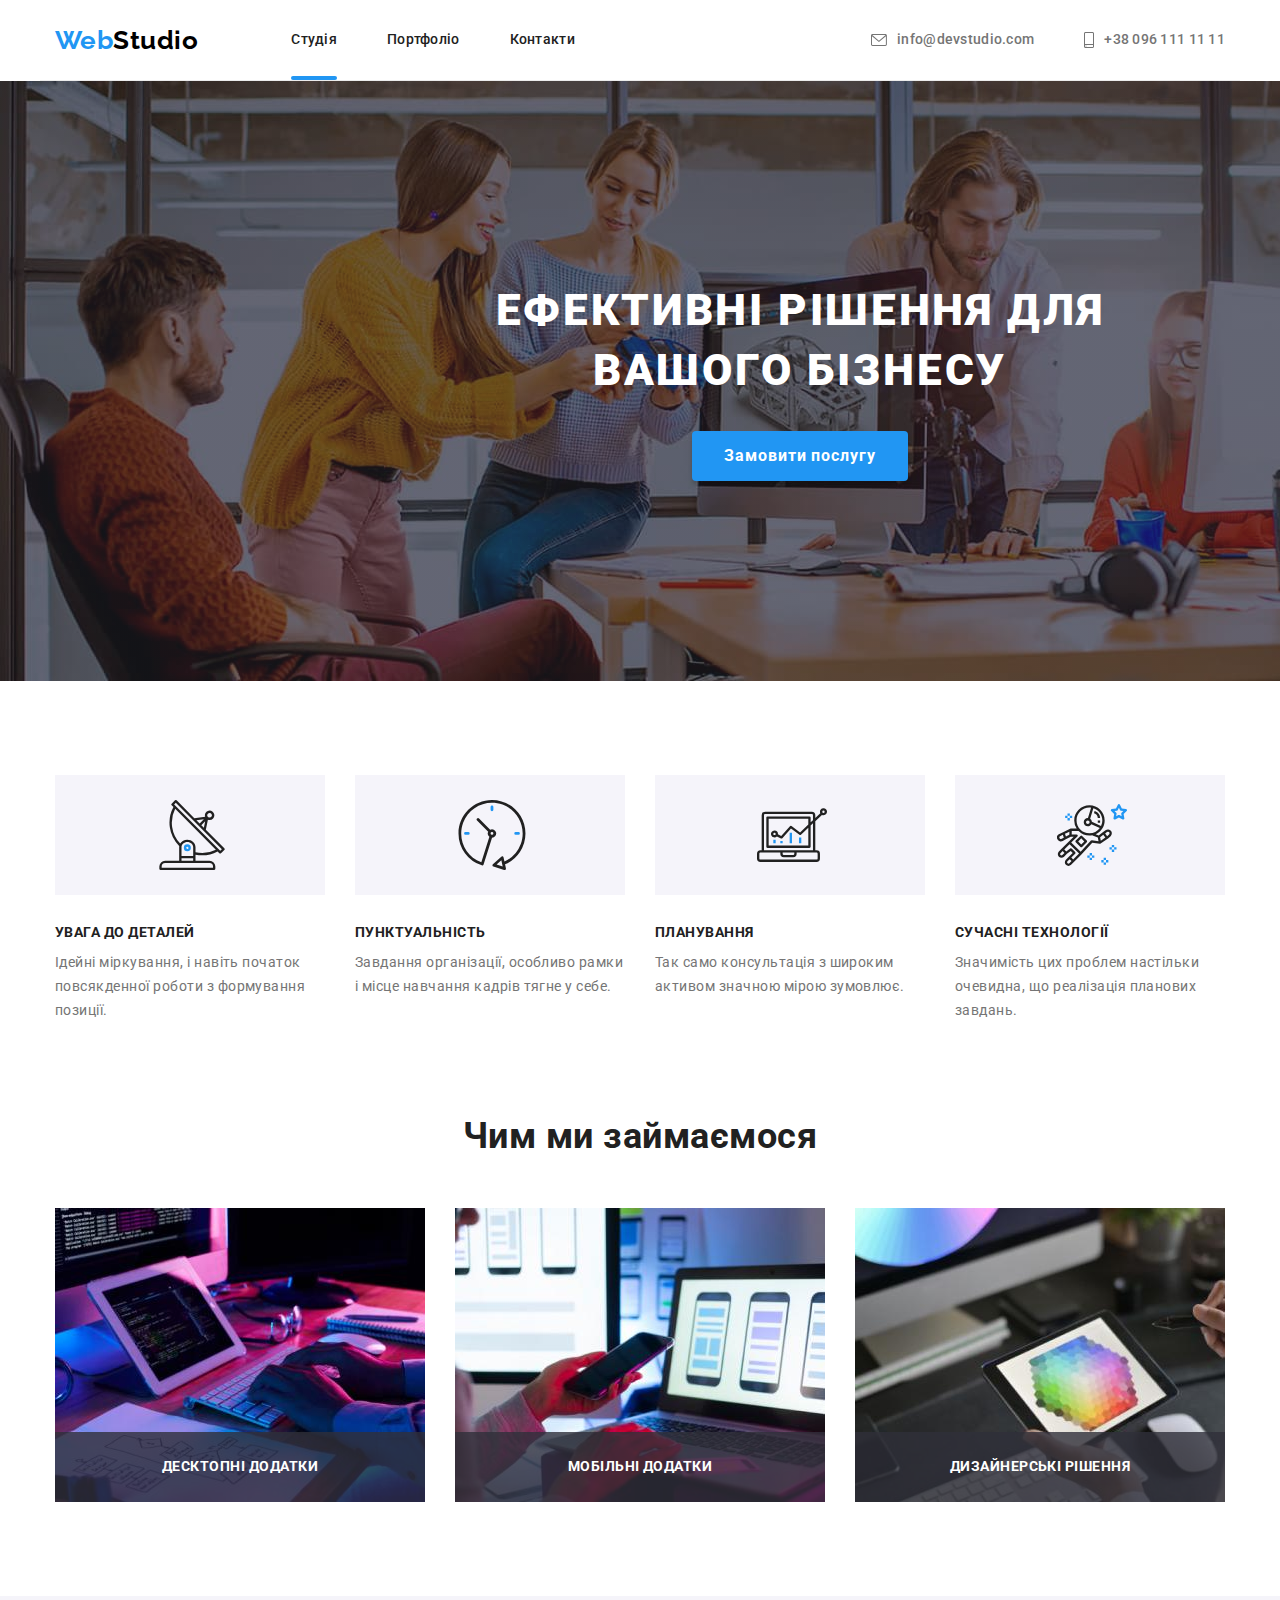
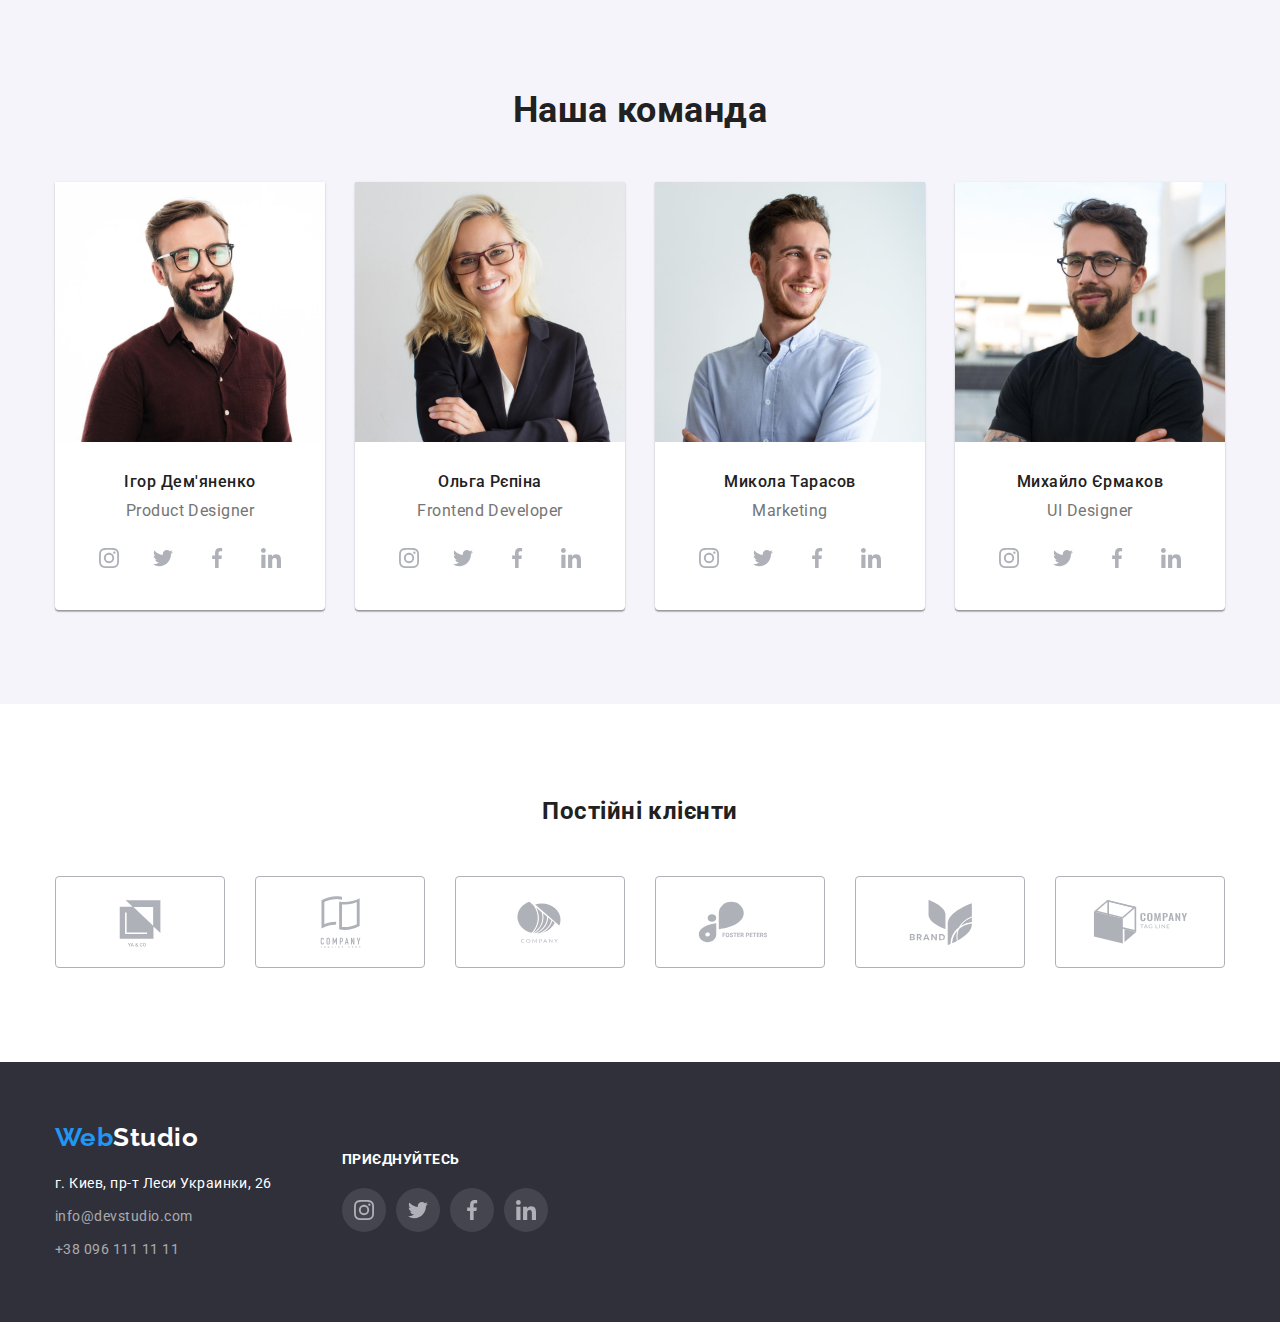
<file: index.html>
<!DOCTYPE html>
<html lang="uk">
  <head>
    <meta charset="UTF-8" />
    <meta http-equiv="X-UA-Compatible" content="IE=edge" />
    <meta name="viewport" content="width=device-width, initial-scale=1.0" />
    <title>Студія</title>
    <link rel="preconnect" href="https://fonts.googleapis.com" />
    <link rel="preconnect" href="https://fonts.gstatic.com" crossorigin />
    <link
      href="https://fonts.googleapis.com/css2?family=Raleway:wght@700&family=Roboto:wght@400;500;700;900&display=swap"
      rel="stylesheet"
    />
    <link
      rel="stylesheet"
      href="https://cdnjs.cloudflare.com/ajax/libs/modern-normalize/1.1.0/modern-normalize.min.css"
    />
    <link rel="stylesheet" href="./css/styles.css" />
  </head>
  <body class="page">
    <header class="page-top">
      <div class="container main-nav">
        <nav class="site-nav">
          <a href="#" class="logo">Web<span class="accent-logo-top">Studio</span></a>
          <ul class="site-nav-list">
            <li class="item">
              <a href="#" class="link-nav underline">Студія</a>
            </li>
            <li class="item">
              <a href="./portfolio.html" class="link-nav">Портфоліо</a>
            </li>
            <li class="item">
              <a href="#" class="link-nav">Контакти</a>
            </li>
          </ul>
        </nav>
        <ul class="contacts">
          <li class="item">
            <a href="mailto:info@devstudio.com" class="link-contacts">
              <svg class="email-icon">
                <use href="./images/icons.svg#icon-envelope"></use>
              </svg>
              info@devstudio.com
            </a>
          </li>
          <li class="item">
            <a href="tel:+380961111111" class="link-contacts">
              <svg class="tel-icon">
                <use href="./images/icons.svg#icon-smartphone"></use>
              </svg>
              +38 096 111 11 11</a
            >
          </li>
        </ul>
      </div>
    </header>
    <main>
      <section class="hero">
        <div class="overlay">
          <h1 class="hero-title">Ефективні рішення для <br />вашого бізнесу</h1>
          <button type="button" class="hero-button buttons" data-modal-open>
            Замовити послугу
          </button>
        </div>
      </section>
      <section class="our-preferences section">
        <div class="container">
          <h2 class="visually-hidden">Переваги співробітництва з нами</h2>
          <ul class="preferences-list">
            <li class="item">
              <div class="icon-box">
                <svg class="icon-preferences">
                  <use href="./images/icons.svg#icon-antenna"></use>
                </svg>
              </div>
              <h3 class="preferences-title">УВАГА ДО ДЕТАЛЕЙ</h3>
              <p class="preferences-text">
                Ідейні міркування, і навіть початок повсякденної роботи з формування позиції.
              </p>
            </li>
            <li class="item">
              <div class="icon-box">
                <svg class="icon-preferences">
                  <use href="./images/icons.svg#icon-clock"></use>
                </svg>
              </div>
              <h3 class="preferences-title">ПУНКТУАЛЬНІСТЬ</h3>
              <p class="preferences-text">
                Завдання організації, особливо рамки і місце навчання кадрів тягне у себе.
              </p>
            </li>
            <li class="item">
              <div class="icon-box">
                <svg class="icon-preferences">
                  <use href="./images/icons.svg#icon-diagram"></use>
                </svg>
              </div>
              <h3 class="preferences-title">ПЛАНУВАННЯ</h3>
              <p class="preferences-text">
                Так само консультація з широким активом значною мірою зумовлює.
              </p>
            </li>
            <li class="item">
              <div class="icon-box">
                <svg class="icon-preferences">
                  <use href="./images/icons.svg#icon-astronaut"></use>
                </svg>
              </div>
              <h3 class="preferences-title">СУЧАСНІ ТЕХНОЛОГІЇ</h3>
              <p class="preferences-text">
                Значимість цих проблем настільки очевидна, що реалізація планових завдань.
              </p>
            </li>
          </ul>
        </div>
      </section>
      <section class="our-work section">
        <div class="container">
          <h2 class="our-work-title">Чим ми займаємося</h2>
          <ul class="our-work-list">
            <li class="item">
              <img src="./images/work-on-pc.jpg" alt="Людина працює за комп'ютером" width="370" />
              <div class="lable">
                <p class="lable-text">Десктопні додатки</p>
              </div>
            </li>
            <li class="item">
              <img src="./images/work-on-laptop.jpg" alt="Людина працює за ноутбуком" width="370" />
              <div class="lable">
                <p class="lable-text">Мобільні додатки</p>
              </div>
            </li>
            <li class="item">
              <img src="./images/work-on-tablet.jpg" alt="Людина працює за планшетом" width="370" />
              <div class="lable">
                <p class="lable-text">Дизайнерські рішення</p>
              </div>
            </li>
          </ul>
        </div>
      </section>
      <section class="our-team section">
        <div class="container">
          <h2 class="our-team-title">Наша команда</h2>
          <ul class="our-team-list">
            <li class="item">
              <img
                class="card-of-members"
                src="./images/img-igor.jpg"
                alt="Ігор Дем'яненко"
                width="270"
              />
              <h3 class="our-team-names">Ігор Дем'яненко</h3>
              <p class="our-team-professions">Product Designer</p>
              <ul class="social-list">
                <li class="item">
                  <a href="" class="social-icon-link">
                    <svg class="social-icon">
                      <use href="./images/icons.svg#icon-instagram"></use>
                    </svg>
                  </a>
                </li>
                <li class="item">
                  <a href="" class="social-icon-link">
                    <svg class="social-icon">
                      <use href="./images/icons.svg#icon-twitter"></use>
                    </svg>
                  </a>
                </li>
                <li class="item">
                  <a href="" class="social-icon-link">
                    <svg class="social-icon">
                      <use href="./images/icons.svg#icon-facebook"></use>
                    </svg>
                  </a>
                </li>
                <li class="item">
                  <a href="" class="social-icon-link">
                    <svg class="social-icon">
                      <use href="./images/icons.svg#icon-linkedin"></use>
                    </svg>
                  </a>
                </li>
              </ul>
            </li>
            <li class="item">
              <img
                class="card-of-members"
                src="./images/img-olga.jpg"
                alt="Ольга Рєпіна"
                width="270"
              />
              <h3 class="our-team-names">Ольга Рєпіна</h3>
              <p class="our-team-professions">Frontend Developer</p>
              <ul class="social-list">
                <li class="item">
                  <a href="" class="social-icon-link">
                    <svg class="social-icon">
                      <use href="./images/icons.svg#icon-instagram"></use>
                    </svg>
                  </a>
                </li>
                <li class="item">
                  <a href="" class="social-icon-link">
                    <svg class="social-icon">
                      <use href="./images/icons.svg#icon-twitter"></use>
                    </svg>
                  </a>
                </li>
                <li class="item">
                  <a href="" class="social-icon-link">
                    <svg class="social-icon">
                      <use href="./images/icons.svg#icon-facebook"></use>
                    </svg>
                  </a>
                </li>
                <li class="item">
                  <a href="" class="social-icon-link">
                    <svg class="social-icon">
                      <use href="./images/icons.svg#icon-linkedin"></use>
                    </svg>
                  </a>
                </li>
              </ul>
            </li>
            <li class="item">
              <img
                class="card-of-members"
                src="./images/img-nik.jpg"
                alt="Микола Тарасов"
                width="270"
              />
              <h3 class="our-team-names">Микола Тарасов</h3>
              <p class="our-team-professions">Marketing</p>
              <ul class="social-list">
                <li class="item">
                  <a href="" class="social-icon-link">
                    <svg class="social-icon">
                      <use href="./images/icons.svg#icon-instagram"></use>
                    </svg>
                  </a>
                </li>
                <li class="item">
                  <a href="" class="social-icon-link">
                    <svg class="social-icon">
                      <use href="./images/icons.svg#icon-twitter"></use>
                    </svg>
                  </a>
                </li>
                <li class="item">
                  <a href="" class="social-icon-link">
                    <svg class="social-icon">
                      <use href="./images/icons.svg#icon-facebook"></use>
                    </svg>
                  </a>
                </li>
                <li class="item">
                  <a href="" class="social-icon-link">
                    <svg class="social-icon">
                      <use href="./images/icons.svg#icon-linkedin"></use>
                    </svg>
                  </a>
                </li>
              </ul>
            </li>
            <li class="item">
              <img
                class="card-of-members"
                src="./images/img-mik.jpg"
                alt="Михайло Єрмаков"
                width="270"
              />
              <h3 class="our-team-names">Михайло Єрмаков</h3>
              <p class="our-team-professions">UI Designer</p>
              <ul class="social-list">
                <li class="item">
                  <a href="" class="social-icon-link">
                    <svg class="social-icon">
                      <use href="./images/icons.svg#icon-instagram"></use>
                    </svg>
                  </a>
                </li>
                <li class="item">
                  <a href="" class="social-icon-link">
                    <svg class="social-icon">
                      <use href="./images/icons.svg#icon-twitter"></use>
                    </svg>
                  </a>
                </li>
                <li class="item">
                  <a href="" class="social-icon-link">
                    <svg class="social-icon">
                      <use href="./images/icons.svg#icon-facebook"></use>
                    </svg>
                  </a>
                </li>
                <li class="item">
                  <a href="" class="social-icon-link">
                    <svg class="social-icon">
                      <use href="./images/icons.svg#icon-linkedin"></use>
                    </svg>
                  </a>
                </li>
              </ul>
            </li>
          </ul>
        </div>
      </section>
      <section class="clients section">
        <div class="container">
          <h2 class="clients-title">Постійні клієнти</h2>
          <ul class="clients-list">
            <li class="item">
              <a href="" class="clients-link">
                <svg class="clients-icon">
                  <use href="./images/icons.svg#icon-client-1"></use>
                </svg>
              </a>
            </li>
            <li class="item">
              <a href="" class="clients-link">
                <svg class="clients-icon">
                  <use href="./images/icons.svg#icon-client-2"></use>
                </svg>
              </a>
            </li>
            <li class="item">
              <a href="" class="clients-link">
                <svg class="clients-icon">
                  <use href="./images/icons.svg#icon-client-3"></use>
                </svg>
              </a>
            </li>
            <li class="item">
              <a href="" class="clients-link">
                <svg class="clients-icon">
                  <use href="./images/icons.svg#icon-client-4"></use>
                </svg>
              </a>
            </li>
            <li class="item">
              <a href="" class="clients-link">
                <svg class="clients-icon">
                  <use href="./images/icons.svg#icon-client-5"></use>
                </svg>
              </a>
            </li>
            <li class="item">
              <a href="" class="clients-link">
                <svg class="clients-icon">
                  <use href="./images/icons.svg#icon-client-6"></use>
                </svg>
              </a>
            </li>
          </ul>
        </div>
      </section>
      <div class="backdrop is-hidden" data-modal>
        <div class="modal">
          <button class="close-button" data-modal-close>
            <svg class="close-icon">
              <use href="./images/icons.svg#icon-close"></use>
            </svg>
          </button>
        </div>
      </div>
    </main>
    <footer class="bottom">
      <div class="wrapper container">
        <div class="contacts-box">
          <a href="#" class="bottom-link logo">Web<span class="accent-logo-bottom">Studio</span></a>
          <address class="location">
            <p class="location-text">г. Киев, пр-т Леси Украинки, 26</p>
            <ul class="footer-contacts">
              <li>
                <a href="mailto:info@devstudio.com" class="email down">info@devstudio.com</a>
              </li>
              <li>
                <a href="tel:+380961111111" class="tel down">+38 096 111 11 11</a>
              </li>
            </ul>
          </address>
        </div>
        <div class="social-box">
          <p class="footer-box-text">приєднуйтесь</p>
          <ul class="social-list footer-social-list">
            <li class="item">
              <a href="" class="social-icon-link">
                <svg class="social-icon">
                  <use href="./images/icons.svg#icon-instagram"></use>
                </svg>
              </a>
            </li>
            <li class="item">
              <a href="" class="social-icon-link">
                <svg class="social-icon">
                  <use href="./images/icons.svg#icon-twitter"></use>
                </svg>
              </a>
            </li>
            <li class="item">
              <a href="" class="social-icon-link">
                <svg class="social-icon">
                  <use href="./images/icons.svg#icon-facebook"></use>
                </svg>
              </a>
            </li>
            <li class="item">
              <a href="" class="social-icon-link">
                <svg class="social-icon">
                  <use href="./images/icons.svg#icon-linkedin"></use>
                </svg>
              </a>
            </li>
          </ul>
        </div>
      </div>
    </footer>
    <script src="./js/modal.js"></script>
  </body>
</html>
</file>
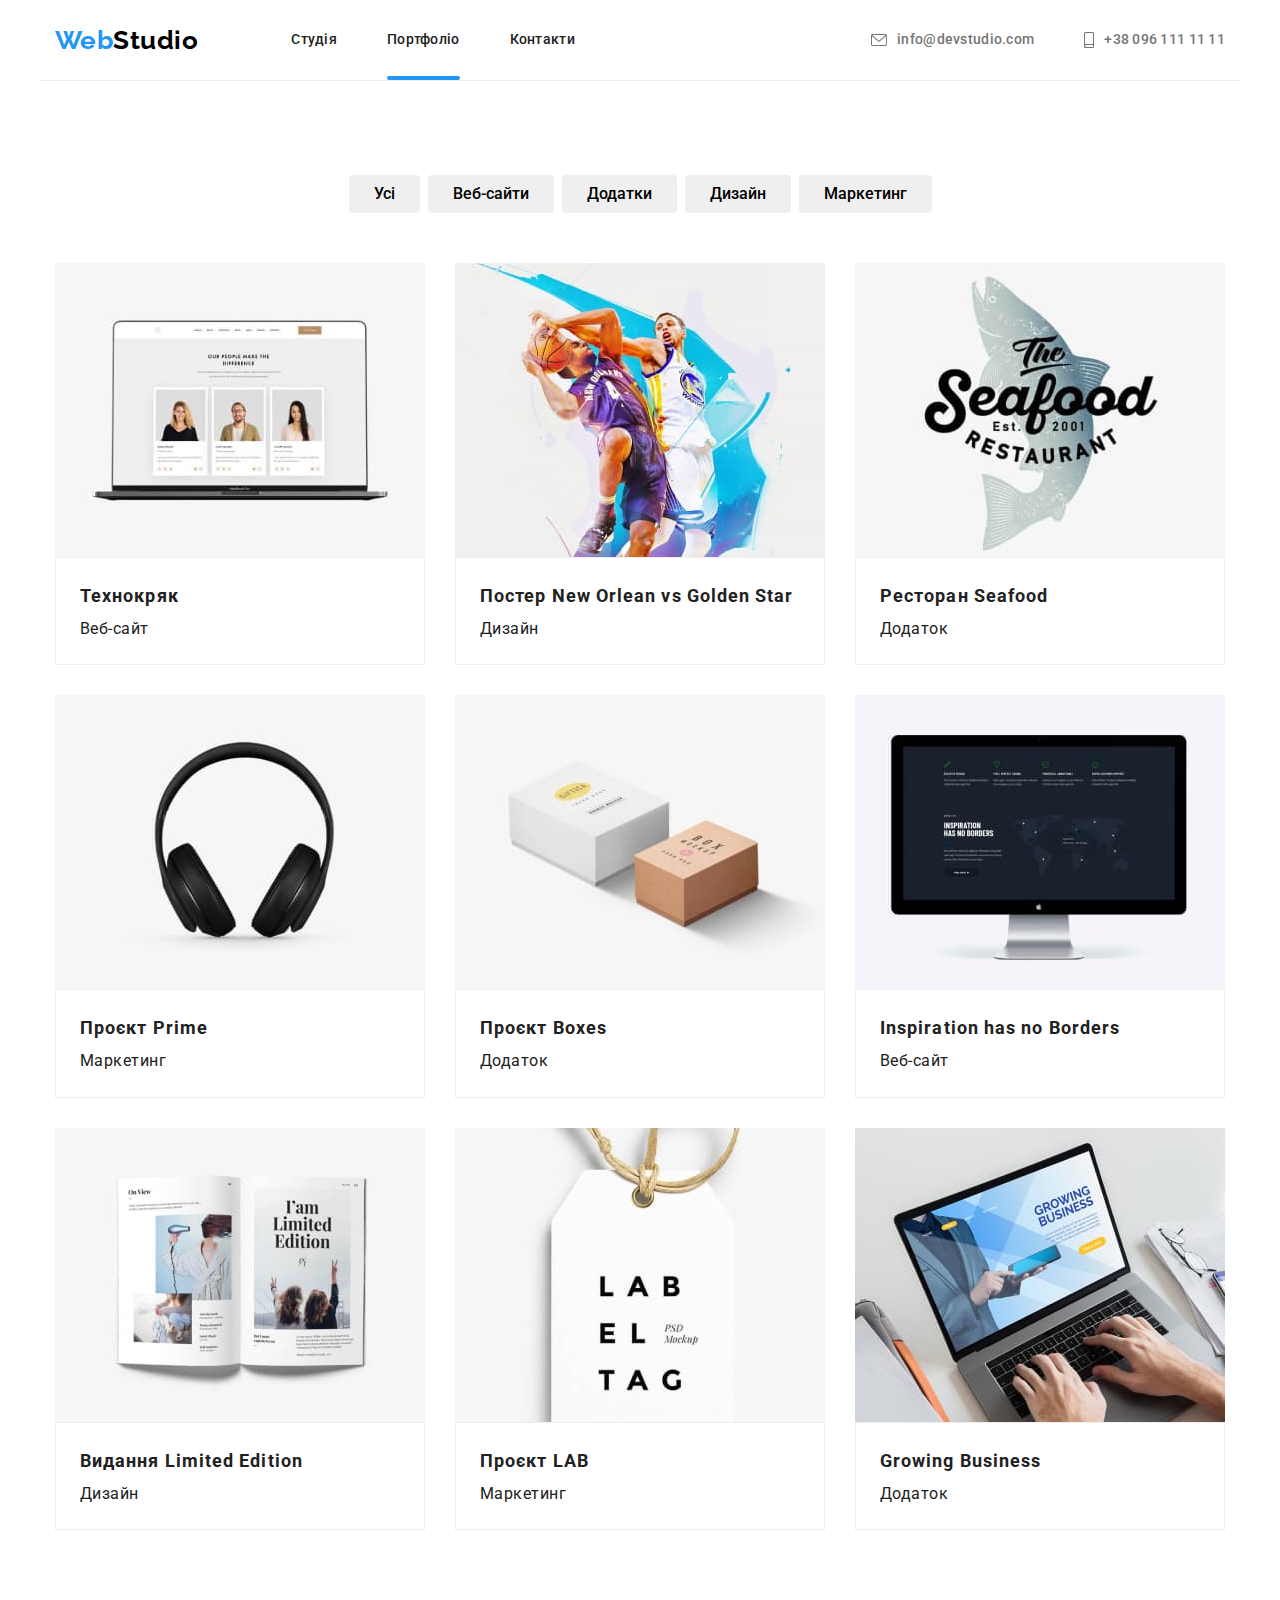
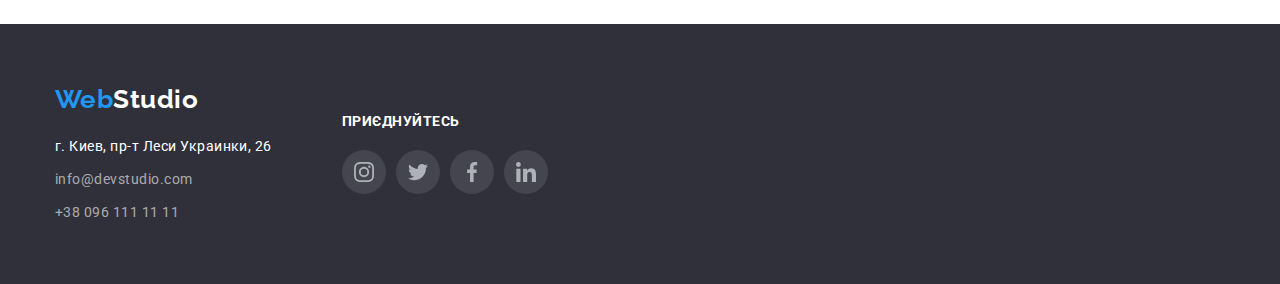
<file: portfolio.html>
<!DOCTYPE html>
<html lang="uk">
  <head>
    <meta charset="UTF-8" />
    <meta http-equiv="X-UA-Compatible" content="IE=edge" />
    <meta name="viewport" content="width=device-width, initial-scale=1.0" />
    <title>Портфоліо</title>
    <link rel="preconnect" href="https://fonts.googleapis.com" />
    <link rel="preconnect" href="https://fonts.gstatic.com" crossorigin />
    <link
      href="https://fonts.googleapis.com/css2?family=Raleway:wght@700&family=Roboto:wght@400;500;700;900&display=swap"
      rel="stylesheet"
    />
    <link
      rel="stylesheet"
      href="https://cdnjs.cloudflare.com/ajax/libs/modern-normalize/1.1.0/modern-normalize.min.css"
    />
    <link rel="stylesheet" href="./css/styles.css" />
  </head>
  <body class="page">
    <header class="page-top">
      <div class="container main-nav">
        <nav class="site-nav">
          <a href="#" class="logo">Web<span class="accent-logo-top">Studio</span></a>
          <ul class="site-nav-list">
            <li class="item">
              <a href="./index.html" class="link-nav">Студія</a>
            </li>
            <li class="item">
              <a href="./portfolio.html" class="link-nav underline">Портфоліо</a>
            </li>
            <li class="item">
              <a href="#" class="link-nav">Контакти</a>
            </li>
          </ul>
        </nav>
        <ul class="contacts">
          <li class="item">
            <a href="mailto:info@devstudio.com" class="link-contacts">
              <svg class="email-icon">
                <use href="./images/icons.svg#icon-envelope"></use>
              </svg>
              info@devstudio.com
            </a>
          </li>
          <li class="item">
            <a href="tel:+380961111111" class="link-contacts">
              <svg class="tel-icon">
                <use href="./images/icons.svg#icon-smartphone"></use>
              </svg>
              +38 096 111 11 11</a
            >
          </li>
        </ul>
      </div>
    </header>
    <main>
      <section class="galery section">
        <div class="container">
          <h1 class="visually-hidden">Наші проєкти</h1>
          <ul class="filter">
            <li class="item">
              <button type="button" class="filter-button buttons">Усі</button>
            </li>
            <li class="item">
              <button type="button" class="filter-button buttons">Веб-сайти</button>
            </li>
            <li class="item">
              <button type="button" class="filter-button buttons">Додатки</button>
            </li>
            <li class="item">
              <button type="button" class="filter-button buttons">Дизайн</button>
            </li>
            <li class="item">
              <button type="button" class="filter-button buttons">Маркетинг</button>
            </li>
          </ul>
          <ul class="our-project">
            <li class="item">
              <a href="" class="case-link links">
                <div class="thumb">
                  <div class="hover-overlay">
                    <p class="description">
                      Ресурс пропонує комплексні пропозиції з різним рівнем функціоналу та сервісів.
                      Все це дозволить відвідувачу отримати вичерпні відомості про компанію чи
                      приватну особу.
                    </p>
                  </div>
                  <img
                    src="./images/img-tech.jpg"
                    alt="Сторінка веб сайту з білим фоном та фото людей"
                    width="370"
                    height="294"
                  />
                </div>
                <div class="case-title-block">
                  <h2 class="case-title">Технокряк</h2>
                  <p class="case-text">Веб-сайт</p>
                </div>
              </a>
            </li>
            <li class="item">
              <a href="" class="case-link links">
                <div class="thumb">
                  <div class="hover-overlay">
                    <p class="description">
                      Ресурс пропонує комплексні пропозиції з різним рівнем функціоналу та сервісів.
                      Все це дозволить відвідувачу отримати вичерпні відомості про компанію чи
                      приватну особу.
                    </p>
                  </div>
                  <img
                    src="./images/img-poster.jpg"
                    alt="Два баскетболісти тянуться в стрибку до м'ячі"
                    width="370"
                    height="294"
                  />
                </div>
                <div class="case-title-block">
                  <h2 class="case-title">Постер New Orlean vs Golden Star</h2>
                  <p class="case-text">Дизайн</p>
                </div>
              </a>
            </li>
            <li class="item">
              <a href="" class="case-link links">
                <div class="thumb">
                  <div class="hover-overlay">
                    <p class="description">
                      Ресурс пропонує комплексні пропозиції з різним рівнем функціоналу та сервісів.
                      Все це дозволить відвідувачу отримати вичерпні відомості про компанію чи
                      приватну особу.
                    </p>
                  </div>
                  <img
                    src="./images/img-restauran.jpg"
                    alt="Ресторан їжі з морепродуктів заснований в 2001 році"
                    width="370"
                    height="294"
                  />
                </div>
                <div class="case-title-block">
                  <h2 class="case-title">Ресторан Seafood</h2>
                  <p class="case-text">Додаток</p>
                </div>
              </a>
            </li>
            <li class="item">
              <a href="" class="case-link links">
                <div class="thumb">
                  <div class="hover-overlay">
                    <p class="description">
                      Ресурс пропонує комплексні пропозиції з різним рівнем функціоналу та сервісів.
                      Все це дозволить відвідувачу отримати вичерпні відомості про компанію чи
                      приватну особу.
                    </p>
                  </div>
                  <img
                    src="./images/img-project-prime.jpg"
                    alt="Чорні навушники на білому фоні"
                    width="370"
                    height="294"
                  />
                </div>
                <div class="case-title-block">
                  <h2 class="case-title">Проєкт Prime</h2>
                  <p class="case-text">Маркетинг</p>
                </div>
              </a>
            </li>
            <li class="item">
              <a href="" class="case-link links">
                <div class="thumb">
                  <div class="hover-overlay">
                    <p class="description">
                      Ресурс пропонує комплексні пропозиції з різним рівнем функціоналу та сервісів.
                      Все це дозволить відвідувачу отримати вичерпні відомості про компанію чи
                      приватну особу.
                    </p>
                  </div>
                  <img
                    src="./images/img-project-boxes.jpg"
                    alt="Коробки на білому фоні"
                    width="370"
                    height="294"
                  />
                </div>
                <div class="case-title-block">
                  <h2 class="case-title">Проєкт Boxes</h2>
                  <p class="case-text">Додаток</p>
                </div>
              </a>
            </li>
            <li class="item">
              <a href="" class="case-link links">
                <div class="thumb">
                  <div class="hover-overlay">
                    <p class="description">
                      Ресурс пропонує комплексні пропозиції з різним рівнем функціоналу та сервісів.
                      Все це дозволить відвідувачу отримати вичерпні відомості про компанію чи
                      приватну особу.
                    </p>
                  </div>
                  <img
                    src="./images/img-inspiration.jpg"
                    alt="Сторінка веб-сайту на з чорним фоном"
                    width="370"
                    height="294"
                  />
                </div>
                <div class="case-title-block">
                  <h2 class="case-title">Inspiration has no Borders</h2>
                  <p class="case-text">Веб-сайт</p>
                </div>
              </a>
            </li>
            <li class="item">
              <a href="" class="case-link links">
                <div class="thumb">
                  <div class="hover-overlay">
                    <p class="description">
                      Ресурс пропонує комплексні пропозиції з різним рівнем функціоналу та сервісів.
                      Все це дозволить відвідувачу отримати вичерпні відомості про компанію чи
                      приватну особу.
                    </p>
                  </div>
                  <img
                    src="./images/img-edition.jpg"
                    alt="Розгорнуті сторінки журналу"
                    width="370"
                    height="294"
                  />
                </div>
                <div class="case-title-block">
                  <h2 class="case-title">Видання Limited Edition</h2>
                  <p class="case-text">Дизайн</p>
                </div>
              </a>
            </li>
            <li class="item">
              <a href="" class="case-link links">
                <div class="thumb">
                  <div class="hover-overlay">
                    <p class="description">
                      Ресурс пропонує комплексні пропозиції з різним рівнем функціоналу та сервісів.
                      Все це дозволить відвідувачу отримати вичерпні відомості про компанію чи
                      приватну особу.
                    </p>
                  </div>
                  <img
                    src="./images/img-project-lab.jpg"
                    alt="Бірка одягу"
                    width="370"
                    height="294"
                  />
                </div>
                <div class="case-title-block">
                  <h2 class="case-title">Проєкт LAB</h2>
                  <p class="case-text">Маркетинг</p>
                </div>
              </a>
            </li>
            <li class="item">
              <a href="" class="case-link links">
                <div class="thumb">
                  <div class="hover-overlay">
                    <p class="description">
                      Ресурс пропонує комплексні пропозиції з різним рівнем функціоналу та сервісів.
                      Все це дозволить відвідувачу отримати вичерпні відомості про компанію чи
                      приватну особу.
                    </p>
                  </div>
                  <img
                    src="./images/img-growing-business.jpg"
                    alt="Людина друкує на ноутбуці"
                    width="370"
                    height="294"
                  />
                </div>
                <div class="case-title-block">
                  <h2 class="case-title">Growing Business</h2>
                  <p class="case-text">Додаток</p>
                </div>
              </a>
            </li>
          </ul>
        </div>
      </section>
    </main>
    <footer class="bottom">
      <div class="wrapper container">
        <div class="contacts-box">
          <a href="#" class="bottom-link logo">Web<span class="accent-logo-bottom">Studio</span></a>
          <address class="location">
            <p class="location-text">г. Киев, пр-т Леси Украинки, 26</p>
            <ul class="footer-contacts">
              <li>
                <a href="mailto:info@devstudio.com" class="email down">info@devstudio.com</a>
              </li>
              <li>
                <a href="tel:+380961111111" class="tel down">+38 096 111 11 11</a>
              </li>
            </ul>
          </address>
        </div>
        <div class="social-box">
          <p class="footer-box-text">приєднуйтесь</p>
          <ul class="social-list">
            <li class="item">
              <a href="" class="social-icon-link">
                <svg class="social-icon">
                  <use href="./images/icons.svg#icon-instagram"></use>
                </svg>
              </a>
            </li>
            <li class="item">
              <a href="" class="social-icon-link">
                <svg class="social-icon">
                  <use href="./images/icons.svg#icon-twitter"></use>
                </svg>
              </a>
            </li>
            <li class="item">
              <a href="" class="social-icon-link">
                <svg class="social-icon">
                  <use href="./images/icons.svg#icon-facebook"></use>
                </svg>
              </a>
            </li>
            <li class="item">
              <a href="" class="social-icon-link">
                <svg class="social-icon">
                  <use href="./images/icons.svg#icon-linkedin"></use>
                </svg>
              </a>
            </li>
          </ul>
        </div>
      </div>
    </footer>
  </body>
</html>
</file>
<file: css/styles.css>
:root {
    --main-color:#2196F3;
    --main-bg-color:#ffffff;
    --secondary-bg-color:#2F303A;
    --third-bg-color: #F5F4FA;
    --hero-button-bg-color:#188CE8;
    --hero-bg-color:#C4C4C4;
    --icon-bg-color: #AFB1B8;
    --logo-second-color:#000000;
    --main-font-color:#212121;
    --second-font-color:#757575;
    --white-font-color:#ffffff;
    --footer-font-color:rgba(255, 255, 255, 0.6);
    --footer-icon-bg-color:rgba(255, 255, 255, 0.1);
    --close-button-border: rgba(0, 0, 0, 0.1);
    --backdrop-bg-color: rgba(0, 0, 0, 0.2);
    --thumb-bg-color: rgba(33, 150, 243, 0.9);


    --card-set-gap: 30px;

    --timing-function: cubic-bezier(0.4, 0, 0.2, 1);
}

body {
    font-family: 'Roboto', sans-serif;
    background-color: var(--main-bg-color);
    color: var(--main-font-color);
    letter-spacing: 0.03em;
}

ul {
    list-style: none;
    margin: 0;
    padding: 0;
}

h1, h2, h3, h4, h5, h6, p {
    margin: 0;
    padding: 0;
}

img {
    display: block;
}

a {
    text-decoration: none;
    color: var(--main-font-color);
}

.buttons:hover,
.buttons:focus {
    cursor: pointer;
}

.container {
    width: 1200px;
    padding-left: 15px;
    padding-right: 15px;
    margin-left: auto;
    margin-right: auto;
}

.section {
    padding-top: 94px;
    padding-bottom: 94px;
}

.visually-hidden {
  position: absolute;
  width: 1px;
  height: 1px;
  margin: -1px;
  border: 0;
  padding: 0;
  
  white-space: nowrap;
  clip-path: inset(100%);
  clip: rect(0 0 0 0);
  overflow: hidden;
}
        
            /* header */        

.main-nav {
    display: flex;
    align-items: center;
    border-bottom: 1px solid #ECECEC;
}

.site-nav {
    display: flex;
    align-items: center;
        
}

.logo {
    display: block;

    color: var(--main-color);
    font-family: 'Raleway';
    font-weight: 700;
    font-size: 26px;
    line-height: 1.19;
    
}

.accent-logo-top {
    color: var(--logo-second-color);
}

.site-nav-list {
    display: flex;
    margin-left: 93px;
}

.site-nav-list .item:not(:last-child) {
    margin-right: 50px;
}


.site-nav-list,
.contacts {
    font-weight: 500;
    font-size: 14px;
    line-height: 1.14;
    letter-spacing: 0.02em;
}

.link-nav {
    display: block;
    padding-top: 32px;
    padding-bottom: 32px;

    transition: color 250ms var(--timing-function);
}

.link-nav:hover,
.link-nav:focus,
.link-contacts:hover,
.link-contacts:focus {
    color: var(--main-color);
}

.contacts {
    display: flex;
    margin-left: auto;
    align-items: center;
}

.contacts .item +.item {
    margin-left: 50px;
}

.link-contacts {
    display: flex;
    align-items: center;

    text-decoration: none;
    color: var(--second-font-color);
    padding-top: 32px;
    padding-bottom: 32px;

    transition: color 250ms var(--timing-function);
}

.email-icon {
    margin-right: 10px;
    width: 16px;
    height: 12px;
    fill: var(--second-font-color);
}

.link-contacts:hover .email-icon,
.link-contacts:focus .email-icon,
.link-contacts:hover .tel-icon,
.link-contacts:focus .tel-icon {
    fill: var(--main-color)
}

.tel-icon {
    margin-right: 10px;
    width: 10px;
    height: 16px;
    fill: var(--second-font-color);
}

.underline {
    position: relative;
}

.underline::after {
    content: "";
    
    position: absolute;
    left: 0;
    bottom: 0;

    display: block;
    width: 100%;
    height: 4px;
    background-color: var(--main-color);
    border: transparent;
    border-radius: 2px;



}
        /* Studio page */
            /* main */
            /* Hero */

.hero {
    text-align: center;
    padding-bottom: 0px;
    padding-top: 0px;
}

.hero-title {
    margin-bottom: 30px;
    
    color: var(--white-font-color);
    font-weight: 900;
    font-size: 44px;
    line-height: 1.36;
    letter-spacing: 0.06em;
    text-transform: uppercase;
}

.hero-button {
    padding: 10px 32px;
    
    font-family: inherit;
    color: var(--white-font-color);
    font-weight: 700;
    font-size: 16px;
    line-height: 1.88;
    letter-spacing: 0.06em;

    background-color: var(--main-color);
    box-shadow: 0px 4px 4px rgba(0, 0, 0, 0.15);
    border-radius: 4px;
    border: none;

    transition: background-color 250ms var(--timing-function);
}

.hero-button:hover,
.hero-button:focus {
    background-color: var(--hero-button-bg-color);
}

.overlay {
    padding-top: 200px;
    padding-bottom: 200px;
    width: 1600px;
    height: 600px;
    margin-left: auto;
    margin-right: auto;
    background-image: linear-gradient(rgba(47, 48, 58, 0.4), rgba(47, 48, 58, 0.4)), 
    url(../images/hero-img.jpg);
    background-size: cover;
    background-position: center;
}

        /* our-preferences */

.icon-box {
    width: 270px;
    height: 120px;
    margin-bottom: 30px;
    background-color: var(--third-bg-color);
    padding-top: 25px;
    padding-bottom: 25px;
    padding-left: 102.34px;
    padding-right: 102.34px;
}

.icon-preferences {
    width: 70px;
    height: 70px;
    
}
.preferences-title {
    margin-bottom: 10px;

    font-weight: 700;
    font-size: 14px;
    line-height: 1.14;
    text-transform: uppercase;
}

.preferences-text {
    color: var(--second-font-color);
    font-size: 14px;
    line-height: 1.7;
}

.preferences-list {
    display: flex;
    margin-left: calc(-1 * var(--card-set-gap));
    margin-top: calc(-1 * var(--card-set-gap));
}

.preferences-list > .item {
    flex-basis: calc(100% / 3 - var(--card-set-gap));
    margin-left: var(--card-set-gap);
    margin-top: var(--card-set-gap);
}

        /* our-work */

.our-work {
    padding-top: 0;
}

.our-work-title,
.our-team-title {
    margin-bottom: 50px;

    font-weight: 700;
    font-size: 36px;
    line-height: 1.16;
    text-align: center;
}

.our-work-list {
    display: flex;
    margin-left: calc(-1 * var(--card-set-gap));
    margin-top: calc(-1 * var(--card-set-gap));
}

.our-work-list > .item {
    position: relative;

    flex-basis: calc(100% / 4 - var(--card-set-gap));
    margin-left: var(--card-set-gap);
    margin-top: var(--card-set-gap);
}

.lable {
    position:absolute;
    bottom: 0;

    display: block;
    width: 100%;

    font-weight: 700;
    font-size: 14px;
    line-height: 1.14;
    text-align: center;
    text-transform: uppercase;

    color: var(--white-font-color);
    background-color: rgba(47, 48, 58, 0.8);;
}

.lable-text {
    padding-top: 27px;
    padding-bottom: 27px;
}
        /* our-team */

.our-team {
    background-color: var(--third-bg-color);
}

.our-team-list {
    display: flex;
    margin-left: calc(-1 * var(--card-set-gap));
    margin-top: calc(-1 * var(--card-set-gap));
}

.our-team-list > .item {
    flex-basis: calc(100% / 4 - var(--card-set-gap));
    margin-left: var(--card-set-gap);
    margin-top: var(--card-set-gap);
    padding-bottom: 30px;

    box-shadow: 0px 1px 3px rgba(0, 0, 0, 0.12), 0px 1px 1px rgba(0, 0, 0, 0.14), 0px 2px 1px rgba(0, 0, 0, 0.2);
    border-radius: 0px 0px 4px 4px;
    background-color: var(--main-bg-color);

    text-align: center;
}

.our-team-names {
    font-weight: 500;
    font-size: 16px;
    line-height: 1.19;
}

.our-team-professions {
    margin-bottom: 16px;
    color: var(--second-font-color);
    font-size: 16px;
    line-height: 1.19;
}

.card-of-members {
    margin-bottom: 30px;
}

.our-team-names {
    margin-bottom: 10px;
}


.social-list {
    display: flex;
    justify-content: center;
    gap: 10px;
}

.social-icon-link {
    display: flex;
    align-items: center;
    width: 44px;
    height: 44px;
    padding: 12px;
    border-radius: 50%;

    transition: background-color 250ms var(--timing-function);
}

.social-icon-link:hover,
.social-icon-link:focus {
    background-color: var(--main-color);
}

.social-icon {
    width: 20px;
    height: 20px;
    fill:var(--icon-bg-color);

    transition: fill 250ms var(--timing-function);

}

.social-icon-link:hover .social-icon,
.social-icon-link:focus .social-icon {
    fill:var(--main-bg-color)
}

        /* clients */

.clients-title {
    margin-bottom: 50px;
    text-align: center;
}

.clients-list {
    display:flex;
    margin-left: calc(-1 * var(--card-set-gap));
    margin-top: calc(-1 * var(--card-set-gap));
}

.clients-list > .item {
    flex-basis: calc(100% / 6 - var(--card-set-gap));
    margin-left: var(--card-set-gap);
    margin-top: var(--card-set-gap);

    width: 170px;
    height: 92px;
    border: 1px solid var(--icon-bg-color);
    border-radius: 4px;

    transition: border 250ms var(--timing-function);
}

.clients-link {
    display: block;
    padding-left: 32px;
    padding-right: 32px;
    padding-top: 16px;
    padding-bottom: 16px;
}

.clients-list > .item:hover,
.clients-list > .item:focus {
     border: 1px solid var(--main-color);
}

.clients-icon {
    width: 106px;
    height: 60px;
    fill: var(--icon-bg-color);

    transition: fill 250ms var(--timing-function);
}

.clients-list > .item:hover .clients-icon,
.clients-list > .item:focus .clients-icon {
     fill:var(--main-color)
}

        /* Portfolio page */
            /* main */
            /* filter */

.filter {
    display: flex;
    margin-bottom: 50px;
    justify-content: center;
}

.filter > .item:not(:last-child) {
    margin-right: 8px;
}

.filter-button {
    padding: 6px 25px;

    font-family: inherit;
    font-weight: 500;
    font-size: 16px;
    line-height: 1.62;
    border-radius: 4px;
    border: transparent;

    transition: color 250ms var(--timing-function), background-color 250ms var(--timing-function), box-shadow 250ms var(--timing-function); 
}

.filter-button:hover,
.filter-button:focus {
    color: var(--white-font-color);
    background-color: var(--main-color);
    box-shadow: 0px 3px 1px rgba(0, 0, 0, 0.1), 0px 1px 2px rgba(0, 0, 0, 0.08), 0px 2px 2px rgba(0, 0, 0, 0.12);    
}

        /* our-project */

.our-project {
    display: flex;
    flex-wrap: wrap;
    margin-left: calc(-1 * var(--card-set-gap));
    margin-top: calc(-1 * var(--card-set-gap));
}

.our-project > .item {
    flex-basis: calc(100% / 3 - var(--card-set-gap));
    margin-left: var(--card-set-gap);
    margin-top: var(--card-set-gap);

    transition: box-shadow 250ms var(--timing-function);
}

.our-project > .item:hover,
.our-project > .item:focus {
   box-shadow: 0px 1px 1px rgba(0, 0, 0, 0.12), 0px 4px 4px rgba(0, 0, 0, 0.06), 1px 4px 6px rgba(0, 0, 0, 0.16);
}

.thumb {
    position: relative;
    overflow: hidden;
}

.thumb .hover-overlay {
    content: "";

    display: block;

    position: absolute;
    top: 0;
    left: 0;
    width: 100%;
    height: 100%;

    background-color: var(--thumb-bg-color);

    transform: translateY(100%);
    transition: transform 250ms var(--timing-function);

}

.our-project > .item:hover .hover-overlay {
    transform: translateY(0);
}

.description {
    padding-top: 63px;
    padding-bottom: 63px;
    padding-left: 24px;
    padding-right: 24px;
 
    font-weight: 400;
    font-size: 18px;
    line-height: 1.56;

    color: var(--white-font-color);
}

.case-title-block {
    padding: 20px 24px;

    border: 1px solid #EEEEEE;
}

.case-title {
    font-weight: 700;
    font-size: 18px;
    line-height: 2;
    letter-spacing: 0.06em;
}

.case-text {
    font-size: 16px;
    line-height: 1.9;
}

            /* modal window */

    .backdrop {
        position: fixed;
        top: 0;
        left: 0;
        width: 100%;
        height: 100%;

        background: var(--backdrop-bg-color);

        opacity: 1;
        transition: opacity 250ms var(--timing-function);
    }

    .backdrop.is-hidden {
        opacity: 0;
        pointer-events: none;
    }

    .backdrop.is-hidden .modal {
        transform: translate(-50%, -50%) scale(1.1);
    }

    .modal {
        position: absolute;
        top: 50%;
        left: 50%;
        
        
        min-width: 528px;
        min-height: 591px;

       
        background-color: var(--main-bg-color);

        transform: translate(-50%, -50%) scale(1);
        
        transition: transform 250ms var(--timing-function);
    }

    .close-button {
        position: absolute;
        top: 8px;
        right: 8px;

        display: flex;
        align-items: center;
        width: 30px;
        height: 30px;
       
        background: var(--main-bg-color);
        border: 1px solid var(--close-button-border);
        border-radius: 50%;
    }

    .close-button:hover,
    .close-button:focus {
        cursor: pointer;
    }

    .close-icon {
        top: 0;
        right: 0;

        width: 18px;
        height: 18px;

        fill: var(--logo-second-color);

        transition: fill 250ms var(--timing-function);
    }

    .close-button:hover .close-icon,
    .close-button:focus .close-icon {
        fill: var(--main-color);
    }
            /* Footer */

.bottom {
    color: var(--white-font-color);
    background-color: var(--secondary-bg-color);
    font-size: 14px;
    line-height: 1.7;
    padding-top: 60px;
    padding-bottom: 60px;
}

.wrapper {
    display: flex;
    align-items: center;
}

.contacts-box {
    margin-right: 70px;
}

.accent-logo-bottom {
    color: var(--white-font-color);
}

.bottom-link {
   margin-bottom: 20px;
}

.location {
    font-style: normal;
}

.location-text {
    margin-bottom: 9px;
}

.down {
    color: var(--footer-font-color);

    transition: color 250ms var(--timing-function);
}

.down:hover,
.down:focus {
    color: var(--main-color);
}

.email {
    display: block;
    margin-bottom: 9px;
}

.footer-box-text {
    margin-bottom: 20px;

    font-weight: 700;
    font-size: 14px;
    line-height: 1.14;
    text-transform: uppercase;
}

.social-icon-link {
    background-color: var(--footer-icon-bg-color);
}
</file>
